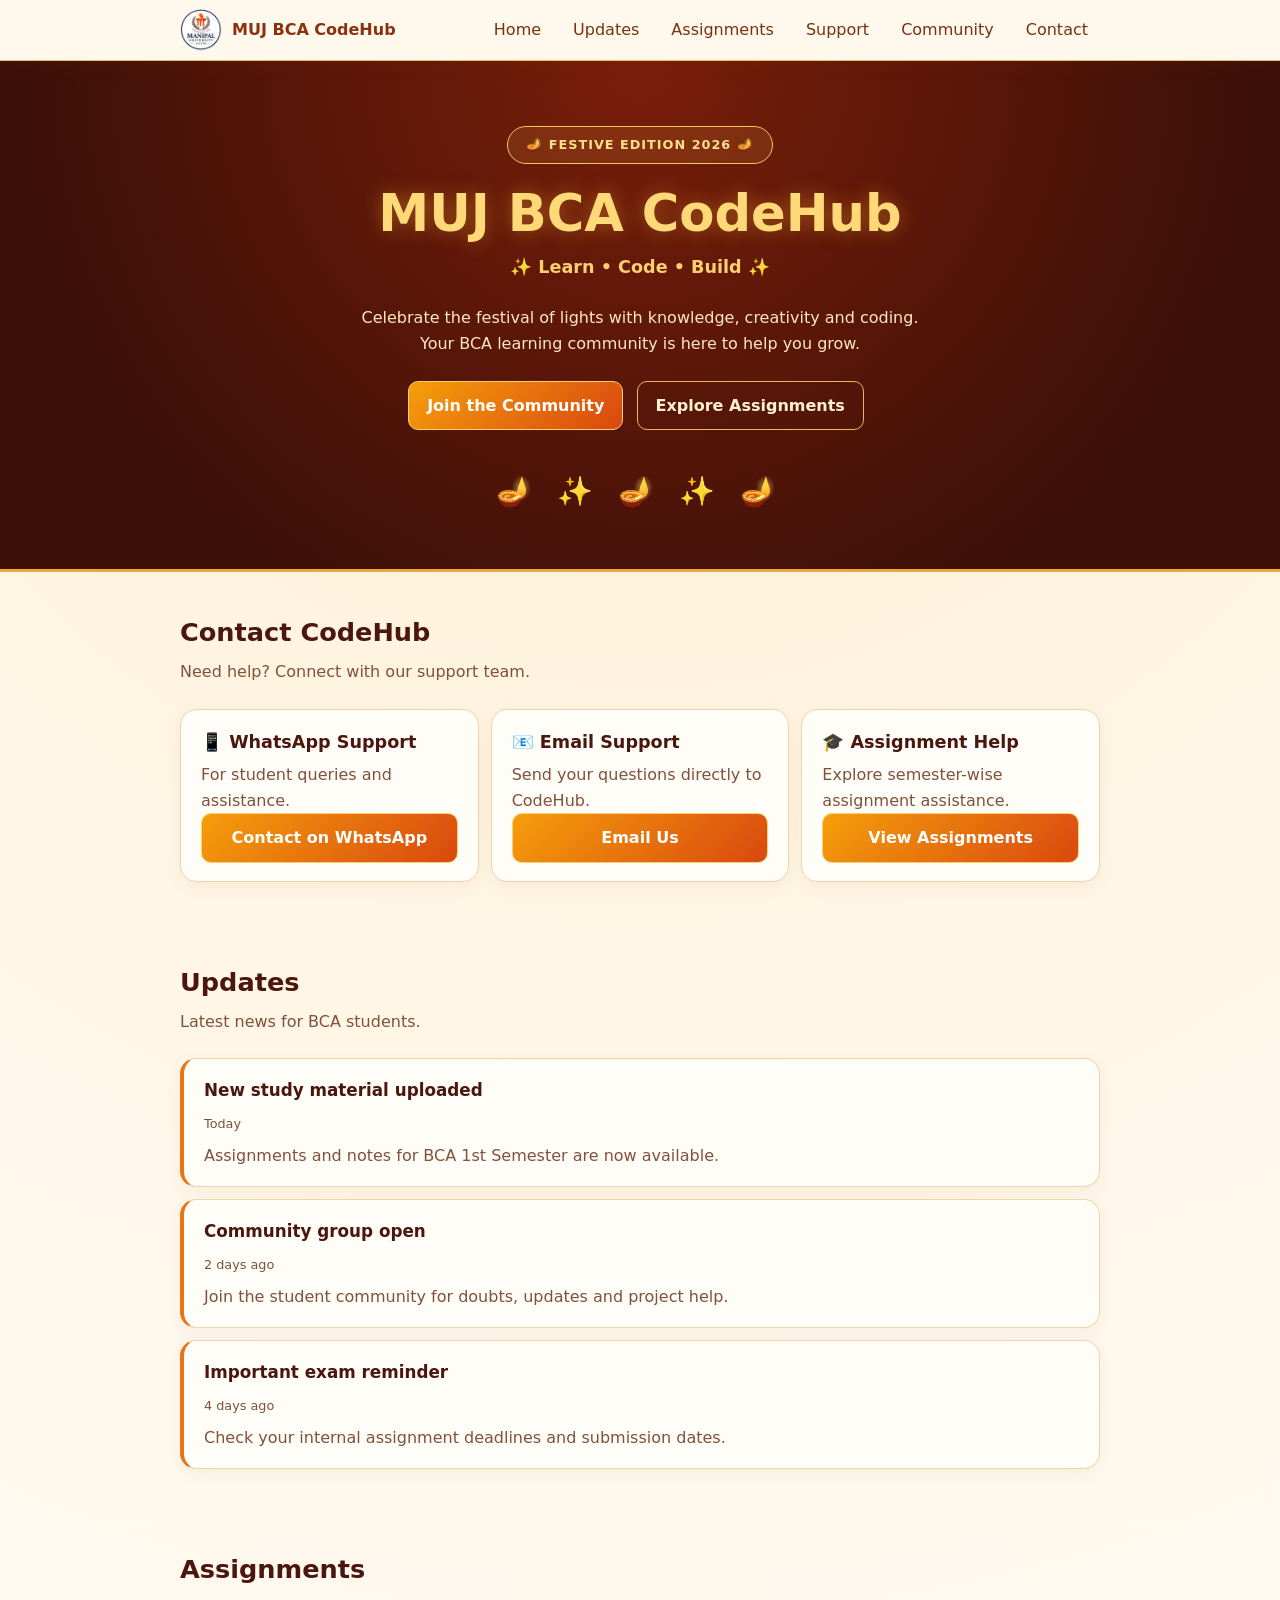
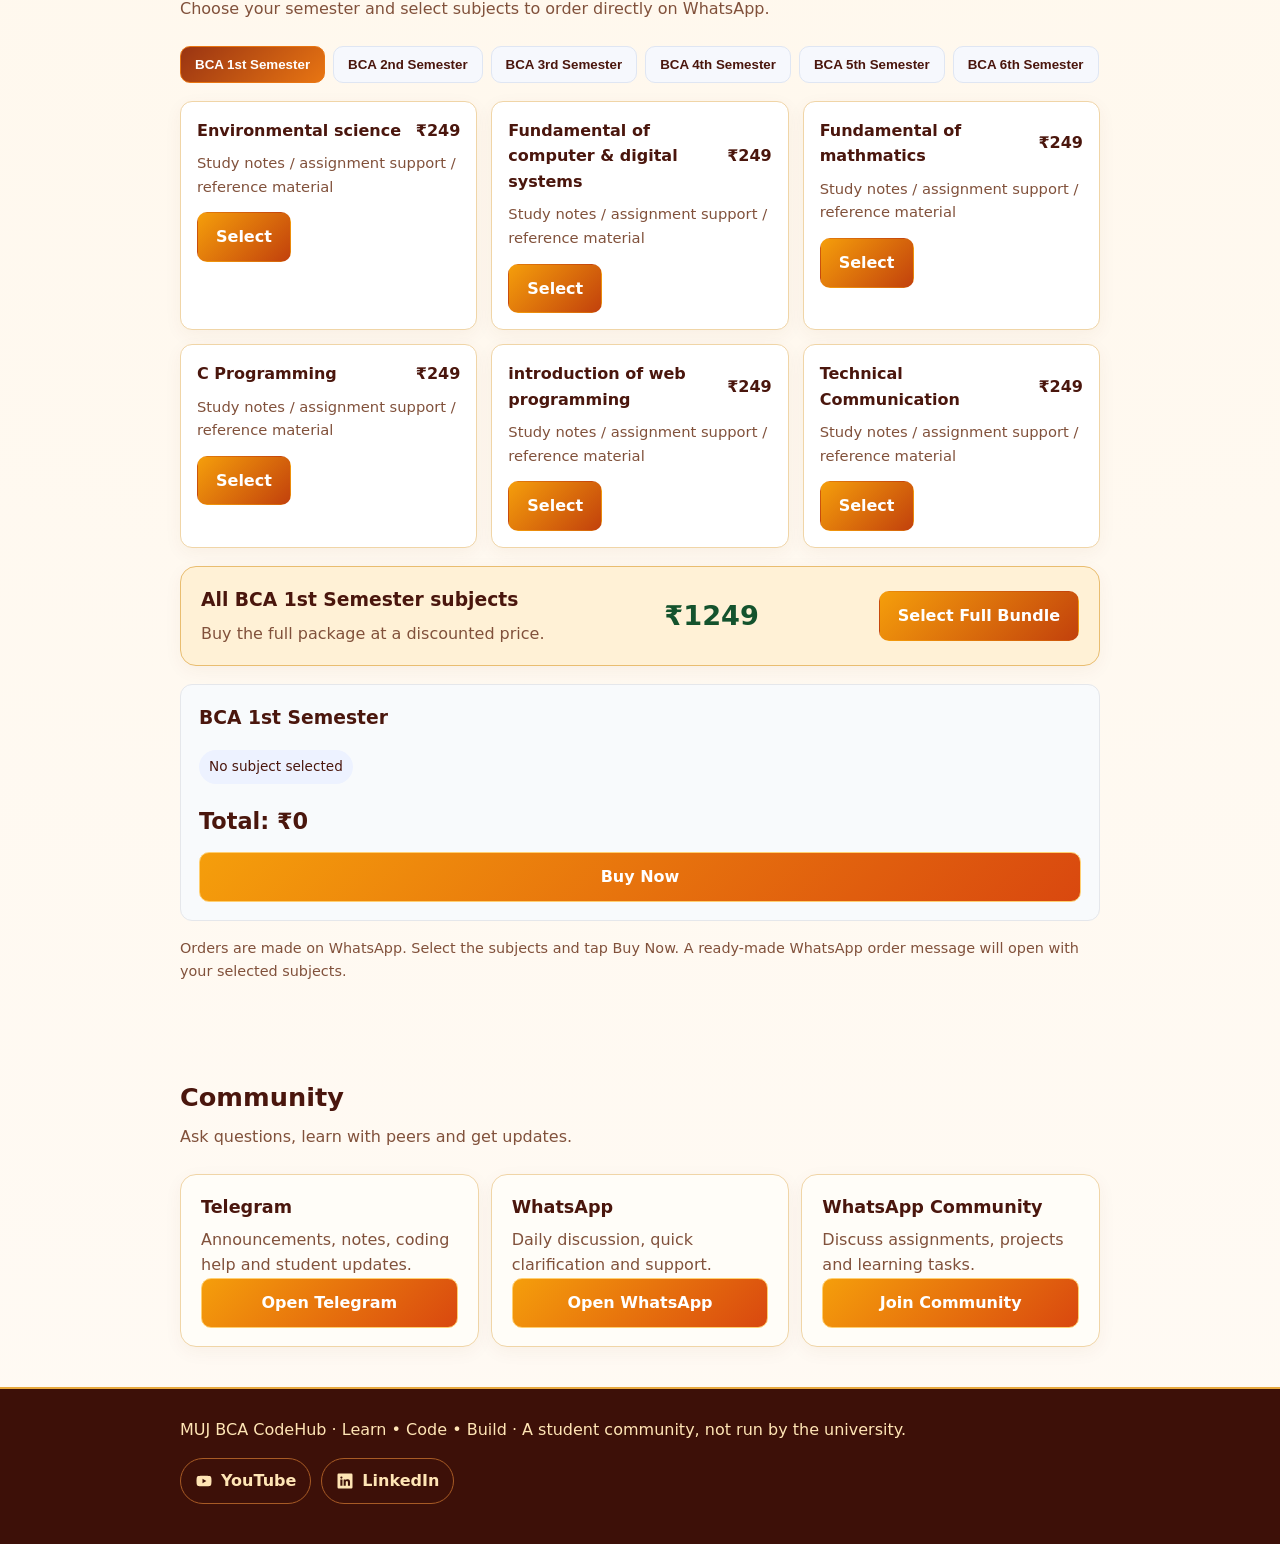
<file: index.html>
<!DOCTYPE html>
<html lang="en">
<head>
  <meta charset="UTF-8" />
  <meta name="viewport" content="width=device-width, initial-scale=1" />
  <title>MUJ BCA CodeHub | Learn • Code • Build</title>
  <meta name="description" content="Community website for Manipal University Jaipur Online BCA students: updates, assignments and coding resources." />
  <link rel="stylesheet" href="style.css" />
</head>
<body>

  <header>
    <div class="wrap header-row">
      <a class="brand" href="#top">
        <img class="logo-img" alt="Manipal University Jaipur logo" width="42" height="42" src="logo.png" />
        <span class="brand-name">MUJ BCA CodeHub</span>
      </a>

    <button class="menu-toggle" id="menu-toggle"
        aria-label="Open menu" aria-expanded="false">
  ☰
</button>

<nav id="main-nav">
  <a href="#top">Home</a>
  <a href="#updates">Updates</a>
  <a href="#assignments">Assignments</a>
  <a href="support.html">Support</a>
  <a href="#community">Community</a>
  <a href="#contact">Contact</a>
</nav>

    </div>
  </header>

  <main id="top">
    <section class="hero">
  <div class="wrap">

    <div class="diwali-badge">🪔 FESTIVE EDITION 2026 🪔</div>

    <h1>MUJ BCA CodeHub</h1>

    <p class="tagline">✨ Learn • Code • Build ✨</p>

    <p>
      Celebrate the festival of lights with knowledge,
      creativity and coding. Your BCA learning community
      is here to help you grow.
    </p>

    <a class="btn btn-primary" href="#community">
      Join the Community
    </a>

    <a class="btn btn-light" href="#assignments">
      Explore Assignments
    </a>

    <div class="diwali-lights">
      🪔 ✨ 🪔 ✨ 🪔
    </div>

  </div>
</section>

<!--

<!-- ===== CODEHUB REELS SECTION ===== -->
<!-- 
<section id="codehub-reels" class="reels-section">
  <div class="wrap">

    <div class="reels-heading">
      <span class="reels-badge">🎬 CODEHUB SHORTS</span>
      <h2>Learn Something New</h2>
      <p class="section-note">
        Quick coding tips, concepts & tech updates.
      </p>
    </div>

    <div class="reels-container">
-->

      <!-- REEL 1 -->
<!-- 
      <article class="reel-card">
        <video
          class="reel-video"
          src="videos/video1.mp4"
          poster="videos/video1.jpg"
          muted
          playsinline
          preload="metadata">
        </video>

        <div class="reel-overlay">
          <span class="reel-category">💻 Coding</span>
          <h3>Start Your Coding Journey</h3>
          <button class="reel-play-btn" aria-label="Play video">
            ▶
          </button>
        </div>
      </article>
-->
      <!-- REEL 2 -->
<!--
      <article class="reel-card">
        <video
          class="reel-video"
          src="videos/video2.mp4"
          poster="videos/video2.jpg"
          muted
          playsinline
          preload="metadata">
        </video>

        <div class="reel-overlay">
          <span class="reel-category">🚀 Programming</span>
          <h3>Programming Tips</h3>
          <button class="reel-play-btn" aria-label="Play video">
            ▶
          </button>
        </div>
      </article>
-->
      <!-- REEL 3 -->
<!--
      <article class="reel-card">
        <video
          class="reel-video"
          src="videos/video3.mp4"
          poster="videos/video3.jpg"
          muted
          playsinline
          preload="metadata">
        </video>

        <div class="reel-overlay">
          <span class="reel-category">🔥 JavaScript</span>
          <h3>Learn JavaScript</h3>
          <button class="reel-play-btn" aria-label="Play video">
            ▶
          </button>
        </div>
      </article>

    </div>

    <div class="reels-footer">
      <a href="#codehub-reels" class="btn btn-light">
        Explore More Reels →
      </a>
    </div>

  </div>
</section>
-->

<!-- ===== END CODEHUB REELS ===== -->


<section id="contact">
  <div class="wrap">
    <h2>Contact CodeHub</h2>
    <p class="section-note">
      Need help? Connect with our support team.
    </p>

    <div class="links">
      <article class="card link-card">
        <h3>📱 WhatsApp Support</h3>
        <p>For student queries and assistance.</p>
        <a class="btn btn-primary"
           href="https://wa.me/918750399015"
           target="_blank" rel="noopener">
          Contact on WhatsApp
        </a>
      </article>

      <article class="card link-card">
        <h3>📧 Email Support</h3>
        <p>Send your questions directly to CodeHub.</p>
        <a class="btn btn-primary"
           href="mailto:mujcodehub@gmail.com">
          Email Us
        </a>
      </article>

      <article class="card link-card">
        <h3>🎓 Assignment Help</h3>
        <p>Explore semester-wise assignment assistance.</p>
        <a class="btn btn-primary" href="#assignments">
          View Assignments
        </a>
      </article>
    </div>
  </div>
</section>


    <section id="updates">
      <div class="wrap">
        <h2>Updates</h2>
        <p class="section-note">Latest news for BCA students.</p>

        <div class="updates">
          <article class="card update">
            <h3>New study material uploaded</h3>
            <time>Today</time>
            <p>Assignments and notes for BCA 1st Semester are now available.</p>
          </article>

          <article class="card update">
            <h3>Community group open</h3>
            <time>2 days ago</time>
            <p>Join the student community for doubts, updates and project help.</p>
          </article>

          <article class="card update">
            <h3>Important exam reminder</h3>
            <time>4 days ago</time>
            <p>Check your internal assignment deadlines and submission dates.</p>
          </article>
        </div>
      </div>
    </section>

    <section id="assignments">
      <div class="wrap">
        <h2>Assignments</h2>
        <p class="section-note">Choose your semester and select subjects to order directly on WhatsApp.</p>

        <div class="tabs" id="semester-tabs" aria-label="Semesters"></div>

        <div class="subjects-wrap">
          <div class="subjects" id="subjects-list"></div>
        </div>

        <div class="card bundle" id="bundle-card"></div>

        <div class="summary" id="summary"></div>

        <p class="how-to">
          Orders are made on WhatsApp. Select the subjects and tap Buy Now.
          A ready-made WhatsApp order message will open with your selected subjects.
        </p>
      </div>
    </section>

    <section id="community">
      <div class="wrap">
        <h2>Community</h2>
        <p class="section-note">Ask questions, learn with peers and get updates.</p>

        <div class="links">
          <article class="card link-card">
            <div>
              <h3>Telegram</h3>
              <p>Announcements, notes, coding help and student updates.</p>
            </div>
            <a class="btn btn-primary" href="https://t.me/muj_bca" target="_blank" rel="noopener">Open Telegram</a>
          </article>

          <article class="card link-card">
            <div>
              <h3>WhatsApp</h3>
              <p>Daily discussion, quick clarification and support.</p>
            </div>
            <a class="btn btn-primary" href="https://wa.me/+918750399015" target="_blank" rel="noopener">Open WhatsApp</a>
          </article>

          <article class="card link-card">
            <div>
              <h3>WhatsApp Community</h3>
              <p>Discuss assignments, projects and learning tasks.</p>
            </div>
            <a class="btn btn-primary" href="https://chat.whatsapp.com/Hvkx0GM9Dso0vhplmhSDgk" target="_blank" rel="noopener">Join Community</a>
          </article>
        </div>
      </div>
    </section>
  </main>

  <footer>
    <div class="wrap footer-row">
      <p class="footer-text">MUJ BCA CodeHub · Learn • Code • Build · A student community, not run by the university.</p>

      <div class="social">
        <a href="https://youtube.com/@suchcut" target="_blank" rel="noopener" aria-label="YouTube">
          <svg viewBox="0 0 24 24" fill="currentColor" aria-hidden="true">
            <path d="M21.6 7.2a2.5 2.5 0 0 0-1.8-1.8C18.2 5 12 5 12 5s-6.2 0-7.8.4A2.5 2.5 0 0 0 2.4 7.2C2 8.8 2 12 2 12s0 3.2.4 4.8a2.5 2.5 0 0 0 1.8 1.8C5.8 19 12 19 12 19s6.2 0 7.8-.4a2.5 2.5 0 0 0 1.8-1.8c.4-1.6.4-4.8.4-4.8s0-3.2-.4-4.8zM10 15V9l5.2 3z"/>
          </svg>
          YouTube
        </a>

        <a href="https://www.linkedin.com/in/abhishek-rai-b05128407?utm_source=share_via&utm_content=profile&utm_medium=member_android" target="_blank" rel="noopener" aria-label="LinkedIn">
          <svg viewBox="0 0 24 24" fill="currentColor" aria-hidden="true">
            <path d="M20.4 2H3.6A1.6 1.6 0 0 0 2 3.6v16.8A1.6 1.6 0 0 0 3.6 22h16.8a1.6 1.6 0 0 0 1.6-1.6V3.6A1.6 1.6 0 0 0 20.4 2zM7.2 5.9a1.5 1.5 0 1 1 0 3 1.5 1.5 0 0 1 0-3zM5.8 10h2.8v8.2H5.8zM10.2 10h2.7v1.1c.4-.7 1.3-1.3 2.6-1.3 2.6 0 3.2 1.7 3.2 3.9v4.5h-2.8v-4c0-1-.1-2.1-1.4-2.1s-1.5 1-1.5 2.1v4h-2.8z"/>
          </svg>
          LinkedIn
        </a>
      </div>
    </div>
  </footer>

  <script src="script.js"></script>
</body>
</html>
</file>
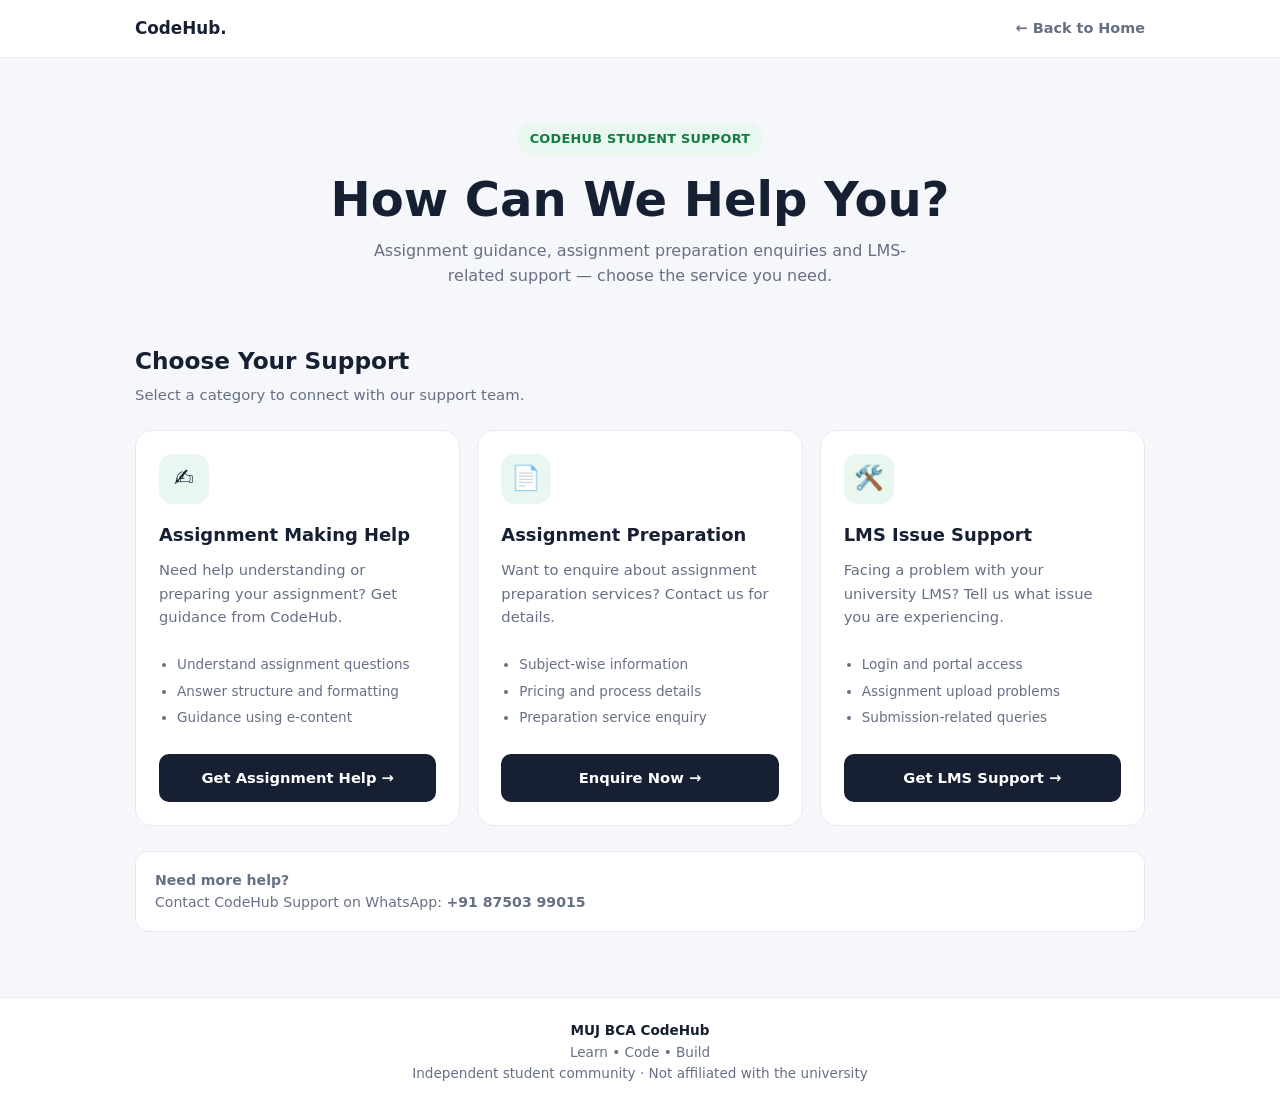
<file: support.html>
<!DOCTYPE html>
<html lang="en">
<head>
  <meta charset="UTF-8">
  <meta name="viewport" content="width=device-width, initial-scale=1.0">
  <meta name="theme-color" content="#f5f7fa">
  <title>Support | MUJ BCA CodeHub</title>
  <style>
    :root {
      --ink: #172033;
      --muted: #667085;
      --bg: #f5f7fa;
      --card: #ffffff;
      --line: #e5e9f0;
      --accent: #159653;
      --soft: #eaf7f0;
    }

    * { box-sizing: border-box; }

    body {
      margin: 0;
      background: var(--bg);
      color: var(--ink);
      font-family: system-ui, -apple-system, "Segoe UI", sans-serif;
      line-height: 1.6;
    }

    a { text-decoration: none; }

    .topbar {
      background: white;
      border-bottom: 1px solid var(--line);
    }

    .nav {
      max-width: 1050px;
      margin: auto;
      padding: 15px 20px;
      display: flex;
      align-items: center;
      justify-content: space-between;
      gap: 12px;
    }

    .brand {
      color: var(--ink);
      font-weight: 800;
      font-size: 1.05rem;
    }

    .back {
      color: var(--muted);
      font-weight: 650;
      font-size: .9rem;
    }

    .hero {
      text-align: center;
      padding: 65px 20px 38px;
    }

    .tag {
      display: inline-block;
      padding: 6px 13px;
      border-radius: 30px;
      background: var(--soft);
      color: #137b43;
      font-size: .8rem;
      font-weight: 750;
      letter-spacing: .3px;
    }

    .hero h1 {
      margin: 17px 0 10px;
      font-size: clamp(2rem, 6vw, 3rem);
      line-height: 1.15;
    }

    .hero p {
      max-width: 570px;
      margin: auto;
      color: var(--muted);
    }

    .container {
      max-width: 1050px;
      margin: auto;
      padding: 15px 20px 65px;
    }

    .section-heading {
      margin-bottom: 22px;
    }

    .section-heading h2 {
      margin: 0 0 5px;
      font-size: 1.45rem;
    }

    .section-heading p {
      margin: 0;
      color: var(--muted);
      font-size: .93rem;
    }

    .grid {
      display: grid;
      grid-template-columns: repeat(3, 1fr);
      gap: 17px;
    }

    .card {
      background: var(--card);
      border: 1px solid var(--line);
      border-radius: 17px;
      padding: 23px;
      display: flex;
      flex-direction: column;
      min-height: 300px;
      transition: transform .2s, box-shadow .2s;
    }

    .card:hover {
      transform: translateY(-4px);
      box-shadow: 0 12px 28px rgba(23,32,51,.07);
    }

    .icon {
      width: 50px;
      height: 50px;
      display: grid;
      place-items: center;
      border-radius: 14px;
      background: var(--soft);
      font-size: 1.5rem;
      margin-bottom: 17px;
    }

    .card h3 {
      margin: 0 0 9px;
      font-size: 1.12rem;
    }

    .card p {
      margin: 0 0 20px;
      color: var(--muted);
      font-size: .92rem;
      flex: 1;
    }

    .points {
      margin: 0 0 20px;
      padding-left: 18px;
      color: var(--muted);
      font-size: .85rem;
    }

    .points li { margin: 5px 0; }

    .btn {
      display: block;
      width: 100%;
      text-align: center;
      background: var(--ink);
      color: white;
      padding: 12px 15px;
      border-radius: 10px;
      font-weight: 750;
      font-size: .92rem;
      transition: .2s;
    }

    .btn:hover { background: #30415f; }

    .note {
      margin-top: 25px;
      padding: 17px 19px;
      background: #fff;
      border: 1px solid var(--line);
      border-radius: 13px;
      color: var(--muted);
      font-size: .88rem;
    }

    footer {
      border-top: 1px solid var(--line);
      background: white;
      padding: 22px 15px;
      text-align: center;
      color: var(--muted);
      font-size: .85rem;
    }

    footer strong { color: var(--ink); }

    @media (max-width: 760px) {
      .grid { grid-template-columns: 1fr; }
      .card { min-height: auto; }
      .hero { padding-top: 48px; }
    }
  </style>
</head>

<body>

  <header class="topbar">
    <div class="nav">
      <a class="brand" href="index.html">CodeHub.</a>
      <a class="back" href="index.html">← Back to Home</a>
    </div>
  </header>

  <main>
    <section class="hero">
      <span class="tag">CODEHUB STUDENT SUPPORT</span>
      <h1>How Can We Help You?</h1>
      <p>Assignment guidance, assignment preparation enquiries
      and LMS-related support — choose the service you need.</p>
    </section>

    <section class="container">
      <div class="section-heading">
        <h2>Choose Your Support</h2>
        <p>Select a category to connect with our support team.</p>
      </div>

      <div class="grid">

        <article class="card">
          <div class="icon">✍️</div>
          <h3>Assignment Making Help</h3>
          <p>Need help understanding or preparing your assignment? Get guidance from CodeHub.</p>
          <ul class="points">
            <li>Understand assignment questions</li>
            <li>Answer structure and formatting</li>
            <li>Guidance using e-content</li>
          </ul>
          <a class="btn"
             href="https://wa.me/918750399015?text=Hello%20CodeHub%2C%20I%20need%20guidance%20for%20making%20my%20assignment."
             target="_blank" rel="noopener">
            Get Assignment Help →
          </a>
        </article>

        <article class="card">
          <div class="icon">📄</div>
          <h3>Assignment Preparation</h3>
          <p>Want to enquire about assignment preparation services? Contact us for details.</p>
          <ul class="points">
            <li>Subject-wise information</li>
            <li>Pricing and process details</li>
            <li>Preparation service enquiry</li>
          </ul>
          <a class="btn"
             href="https://wa.me/918750399015?text=Hello%20CodeHub%2C%20I%20want%20to%20know%20about%20assignment%20preparation%20services."
             target="_blank" rel="noopener">
            Enquire Now →
          </a>
        </article>

        <article class="card">
          <div class="icon">🛠️</div>
          <h3>LMS Issue Support</h3>
          <p>Facing a problem with your university LMS? Tell us what issue you are experiencing.</p>
          <ul class="points">
            <li>Login and portal access</li>
            <li>Assignment upload problems</li>
            <li>Submission-related queries</li>
          </ul>
          <a class="btn"
             href="https://wa.me/918750399015?text=Hello%20CodeHub%2C%20I%20need%20help%20with%20an%20LMS%20issue."
             target="_blank" rel="noopener">
            Get LMS Support →
          </a>
        </article>

      </div>

      <div class="note">
        <strong>Need more help?</strong><br>
        Contact CodeHub Support on WhatsApp:
        <strong>+91 87503 99015</strong>
      </div>
    </section>
  </main>

  <footer>
    <strong>MUJ BCA CodeHub</strong><br>
    Learn • Code • Build<br>
    <span>Independent student community · Not affiliated with the university</span>
  </footer>


</body>
</html>
</file>
<file: style.css>
/* =====================================
   MUJ BCA CODEHUB - PREMIUM TECH THEME
   ===================================== */
:root {
  --ink: #172033;
  --muted: #64748b;
  --bg: #f5f7fa;
  --card: #ffffff;
  --line: #e2e8f0;
  --accent: #2563eb;
  --accent-dark: #1d4ed8;
  --accent-soft: #eff6ff;
  --radius: 16px;
}

* { box-sizing: border-box; }

html {
  scroll-behavior: smooth;
  scroll-padding-top: 70px;
}

body {
  margin: 0;
  background: var(--bg);
  color: var(--ink);
  font-family: system-ui, -apple-system, "Segoe UI", Roboto, sans-serif;
  line-height: 1.6;
}

a:focus-visible,
button:focus-visible {
  outline: 3px solid var(--accent);
  outline-offset: 2px;
}

.wrap {
  max-width: 960px;
  margin: 0 auto;
  padding: 0 20px;
}

header {
  position: sticky;
  top: 0;
  z-index: 10;
  background: rgba(255, 255, 255, 0.96);
  border-bottom: 1px solid var(--line);
}

.header-row {
  display: flex;
  align-items: center;
  justify-content: space-between;
  gap: 8px;
  min-height: 60px;
}

.brand {
  display: flex;
  align-items: center;
  gap: 10px;
  color: var(--ink);
  text-decoration: none;
  font-weight: 700;
}

.logo-img {
  width: 42px;
  height: 42px;
  border-radius: 50%;
  display: block;
}

.brand-name {
  line-height: 1.2;
}

nav {
  display: flex;
  gap: 8px;
}

nav a {
  font-weight: 500;
  color: var(--muted);
  text-decoration: none;
  padding: 8px 12px;
  border-radius: 8px;
  transition: 0.2s ease;
}

.hero {
  padding: 64px 0 48px;
}

.hero h1 {
  margin: 0 0 10px;
  font-size: clamp(2rem, 7vw, 3.2rem);
  line-height: 1.15;
}

.tagline {
  margin: 0 0 16px;
  color: var(--muted);
  font-weight: 700;
  font-size: 1.1rem;
}

.hero p {
  max-width: 560px;
  margin: 0 0 24px;
  color: var(--muted);
}

.btn {
  display: inline-block;
  border: 1px solid transparent;
  border-radius: 10px;
  font: inherit;
  font-weight: 700;
  text-decoration: none;
  text-align: center;
  padding: 11px 18px;
  cursor: pointer;
  transition: 0.2s ease;
}

.btn-primary {
  background: var(--ink);
  color: #fff;
}

.btn-light {
  background: transparent;
  color: var(--ink);
  border-color: #c5cddb;
}

.btn-order {
  background: var(--accent);
  color: #fff;
}

.hero .btn {
  margin: 0 8px 8px 0;
}

section {
  padding: 40px 0;
}

section h2 {
  margin: 0 0 6px;
  font-size: 1.6rem;
}

.section-note {
  margin: 0 0 24px;
  color: var(--muted);
}

.card {
  background: var(--card);
  border: 1px solid var(--line);
  border-radius: var(--radius);
  padding: 18px 20px;
}

.update {
  border-left: 4px solid var(--ink);
}

.update h3 {
  margin: 0 0 6px;
  font-size: 1.05rem;
}

.update time {
  display: inline-block;
  color: var(--muted);
  font-size: 0.8rem;
  margin-bottom: 8px;
}

.update p {
  margin: 0;
  color: var(--muted);
}

.updates {
  display: grid;
  gap: 12px;
}

.tabs {
  display: flex;
  flex-wrap: wrap;
  gap: 8px;
  margin-bottom: 18px;
}

.tab {
  border: 1px solid #dfe6f3;
  background: #f6f8fd;
  color: var(--ink);
  border-radius: 10px;
  padding: 10px 14px;
  font-weight: 700;
  cursor: pointer;
}

.tab.active {
  background: var(--ink);
  color: #fff;
  border-color: var(--ink);
}

.subjects {
  display: grid;
  grid-template-columns: repeat(auto-fit, minmax(220px, 1fr));
  gap: 14px;
}

.subject-card {
  background: #fff;
  border: 1px solid #e5e9f4;
  border-radius: 12px;
  padding: 16px;
}

.subject-card.selected {
  border-color: #1d4ed8;
  background: #eef4ff;
}

.subject-top {
  display: flex;
  justify-content: space-between;
  align-items: center;
  gap: 10px;
  margin-bottom: 8px;
}

.subject-top h3 {
  margin: 0;
  font-size: 1rem;
}

.price {
  font-weight: 800;
  color: var(--ink);
}

.subject-desc {
  margin: 0 0 14px;
  color: var(--muted);
  font-size: 0.92rem;
}

.bundle {
  margin-top: 18px;
  background: var(--accent-soft);
  border-color: #bfe9d2;
}

.bundle-inner {
  display: flex;
  align-items: center;
  justify-content: space-between;
  gap: 16px;
  flex-wrap: wrap;
}

.bundle h3 {
  margin: 0 0 6px;
}

.bundle p {
  margin: 0;
  color: var(--muted);
}

.bundle-price {
  font-size: 1.7rem;
  font-weight: 900;
  color: #14532d;
}

.summary {
  margin-top: 18px;
  background: #f8fafc;
  border: 1px solid #e5e7eb;
  border-radius: 12px;
  padding: 18px;
}

.summary h3 {
  margin: 0 0 10px;
}

.summary-list {
  display: flex;
  flex-wrap: wrap;
  gap: 8px;
  padding: 8px 0;
}

.summary-list span {
  background: #edf2ff;
  border-radius: 999px;
  padding: 6px 10px;
  font-size: 0.85rem;
}

.summary-total {
  font-size: 1.4rem;
  font-weight: 800;
  margin: 12px 0;
}

.summary .btn {
  width: 100%;
}

.links {
  display: grid;
  gap: 12px;
}

.link-card {
  display: flex;
  flex-direction: column;
  justify-content: space-between;
  min-height: 170px;
}

.link-card h3 {
  margin: 0 0 6px;
  font-size: 1.1rem;
}

.link-card p {
  margin: 0;
  color: var(--muted);
}

footer {
  border-top: 1px solid var(--line);
  padding: 28px 0 40px;
}

.footer-row {
  display: flex;
  align-items: center;
  justify-content: space-between;
  flex-wrap: wrap;
  gap: 16px;
}

.footer-text {
  margin: 0;
  color: var(--muted);
}

.social {
  display: flex;
  gap: 10px;
  flex-wrap: wrap;
}

.social a {
  display: inline-flex;
  align-items: center;
  gap: 8px;
  text-decoration: none;
  color: var(--ink);
  border: 1px solid #c5cddb;
  border-radius: 999px;
  padding: 9px 14px;
  font-weight: 700;
  transition: 0.2s ease;
}

.social svg {
  width: 18px;
  height: 18px;
}

.how-to {
  margin-top: 16px;
  color: var(--muted);
  font-size: 0.9rem;
}

@media (min-width: 800px) {
  .links {
    grid-template-columns: repeat(3, 1fr);
  }
}

@media (max-width: 640px) {
  .header-row {
    flex-direction: column;
    justify-content: center;
    padding-top: 8px;
    padding-bottom: 8px;
  }

  nav {
    width: 100%;
    justify-content: space-between;
  }

  nav a {
    flex: 1;
    text-align: center;
  }

  .hero .btn,
  .summary .btn,
  .link-card .btn {
    display: block;
    width: 100%;
    margin-right: 0;
  }

  .bundle-inner {
    flex-direction: column;
    align-items: flex-start;
  }

  .social {
    width: 100%;
  }

  .social a {
    flex: 1 1 auto;
    justify-content: center;
  }
}

@media (hover: hover) {
  nav a:hover {
    background: #eef2ff;
    color: var(--ink);
  }

  .btn:hover {
    transform: translateY(-2px);
    box-shadow: 0 6px 14px rgba(23, 32, 51, 0.15);
  }

  .btn-primary:hover { background: #2b3957; }
  .btn-light:hover { background: #fff; border-color: var(--ink); }
  .btn-order:hover { background: var(--accent-dark); }

  .social a:hover {
    transform: translateY(-2px);
    box-shadow: 0 6px 14px rgba(23, 32, 51, 0.12);
    border-color: var(--ink);
  }
}

/* ===== CODEHUB DIWALI PREMIUM THEME ===== */

:root {
  --ink: #4a160d;
  --muted: #81513b;
  --bg: #fff8ed;
  --card: #fffdf8;
  --line: #f0d5a7;
  --accent: #e87512;
  --accent-dark: #b94d08;
  --accent-soft: #fff0d5;
  --radius: 16px;
}

body {
  background:
    radial-gradient(circle at top, #fff0d2 0%, #fff8ed 45%, #fffaf4 100%);
  color: var(--ink);
}

header {
  background: rgba(255, 248, 237, 0.97);
  border-bottom: 1px solid #e9bd70;
  box-shadow: 0 4px 18px rgba(125, 55, 8, 0.08);
}

.brand-name {
  color: #8b310d;
}

nav a {
  color: #79320f;
}

nav a:hover {
  background: #ffe6bd;
  color: #a53c06;
}

.hero {
  text-align: center;
  position: relative;
  overflow: hidden;
  padding: 65px 0 55px;
  background:
    radial-gradient(circle at 50% 0%, #7a1e0a, #3d1008 75%);
  color: #fff4d5;
  border-bottom: 3px solid #e8a93d;
}

.hero h1 {
  color: #ffd878;
  text-shadow: 0 0 20px rgba(255, 177, 48, 0.4);
}

.hero p {
  color: #ffe8c1;
  margin-left: auto;
  margin-right: auto;
}

.hero .tagline {
  color: #ffcf70;
}

.diwali-badge {
  display: inline-block;
  padding: 8px 18px;
  margin-bottom: 20px;
  border: 1px solid #f4c65e;
  border-radius: 999px;
  background: rgba(255, 190, 65, 0.12);
  color: #ffdf8a;
  font-weight: 800;
  letter-spacing: 1px;
  font-size: 0.8rem;
}

.diwali-lights {
  margin-top: 30px;
  font-size: 1.8rem;
  letter-spacing: 8px;
}

.btn-primary {
  background: linear-gradient(135deg, #f59e0b, #d9480f);
  color: #fff;
  border: 1px solid #ffcf70;
}

.btn-light {
  color: #fff1ce;
  border-color: #e9b75c;
}

.btn-order {
  background: linear-gradient(135deg, #f59e0b, #c2410c);
}

.card,
.subject-card {
  border-color: #f0d5a7;
  box-shadow: 0 5px 18px rgba(125, 55, 8, 0.05);
}

.update {
  border-left-color: #e87512;
}

.tab.active {
  background: linear-gradient(135deg, #9a3412, #e87512);
  border-color: #e87512;
}

.bundle {
  background: #fff1d6;
  border-color: #e9bd70;
}

.subject-card.selected {
  background: #fff1d6;
  border-color: #e87512;
}

footer {
  background: #3d1008;
  border-top: 2px solid #e8a93d;
}

.footer-text {
  color: #ffe5b5;
}

.social a {
  color: #ffe5b5;
  border-color: #a85b25;
}

/* Responsive menu */

.menu-toggle {
  display: none;
  background: #8b310d;
  color: #fff4d5;
  border: 1px solid #e8a93d;
  border-radius: 10px;
  padding: 8px 13px;
  font-size: 1.3rem;
  cursor: pointer;
}

@media (max-width: 640px) {
  .header-row {
    flex-direction: row;
    justify-content: space-between;
    flex-wrap: wrap;
    padding-top: 10px;
    padding-bottom: 10px;
  }

  .menu-toggle {
    display: block;
  }

  nav {
    display: none;
    width: 100%;
    flex-direction: column;
    gap: 5px;
    padding-top: 10px;
  }

  nav.open {
    display: flex;
  }

  nav a {
    width: 100%;
    text-align: left;
    background: #fff0d5;
    border: 1px solid #f0d5a7;
  }

  .hero {
    padding: 48px 0 40px;
  }

  .diwali-lights {
    letter-spacing: 3px;
    font-size: 1.5rem;
  }
}


/*
/* ===== CODEHUB REELS SECTION ===== */

.reels-section {
  padding: 60px 20px;
  background: linear-gradient(135deg, #fff8ed, #ffffff);
  overflow: hidden;
}

.reels-heading {
  text-align: center;
  margin-bottom: 35px;
}

.reels-badge {
  display: inline-block;
  background: #fff0d5;
  color: #b86a00;
  padding: 8px 16px;
  border-radius: 30px;
  font-size: 13px;
  font-weight: 700;
}

.reels-heading h2 {
  font-size: clamp(26px, 5vw, 38px);
  margin: 15px 0 10px;
  color: #222;
}

.reels-heading p {
  color: #666;
  font-size: 15px;
}

.reels-container {
  display: flex;
  gap: 22px;
  overflow-x: auto;
  padding: 10px 5px 25px;
  scroll-snap-type: x mandatory;
  scrollbar-width: thin;
}

.reel-card {
  position: relative;
  flex: 0 0 230px;
  height: 390px;
  border-radius: 20px;
  overflow: hidden;
  background: #171717;
  scroll-snap-align: start;
  box-shadow: 0 8px 25px rgba(0, 0, 0, 0.12);
  cursor: pointer;
  transition: transform 0.3s ease;
}

.reel-card:hover {
  transform: translateY(-5px);
}

.reel-video {
  width: 100%;
  height: 100%;
  object-fit: cover;
  display: block;
}

.reel-overlay {
  position: absolute;
  inset: 0;
  display: flex;
  flex-direction: column;
  justify-content: flex-end;
  align-items: center;
  padding: 20px;
  text-align: center;
  color: white;
  background: linear-gradient(
    to top,
    rgba(0, 0, 0, 0.8),
    transparent 65%
  );
  pointer-events: none;
}

.reel-category {
  font-size: 13px;
  font-weight: 700;
  margin-bottom: 10px;
}

.reel-overlay h3 {
  font-size: 20px;
  margin-bottom: 20px;
}

.reel-play-btn {
  width: 55px;
  height: 55px;
  border: none;
  border-radius: 50%;
  background: #ff9f1c;
  color: white;
  font-size: 22px;
  cursor: pointer;
  pointer-events: auto;
}

.reels-footer {
  text-align: center;
  margin-top: 15px;
}

/* MOBILE */

@media (max-width: 600px) {
  .reels-section {
    padding: 40px 12px;
  }

  .reels-container {
    gap: 15px;
  }

  .reel-card {
    flex: 0 0 190px;
    height: 330px;
  }

  .reel-overlay h3 {
    font-size: 17px;
  }
}*/

/* ===== END REELS CSS ===== */




/* ===== REEL FULLSCREEN MODAL ===== */
/*

.reel-modal {
  position: fixed;
  inset: 0;
  z-index: 99999;

  display: flex;
  align-items: center;
  justify-content: center;

  background: rgba(0, 0, 0, 0.96);
  padding: 15px;
}

.reel-modal-video {
  width: 100%;
  max-width: 450px;
  height: 90vh;

  object-fit: contain;
  background: #000;
  border-radius: 15px;
}

.reel-close-btn {
  position: absolute;
  top: 20px;
  right: 20px;

  width: 45px;
  height: 45px;

  border: none;
  border-radius: 50%;

  background: #ffffff;
  color: #111;

  font-size: 22px;
  cursor: pointer;
  z-index: 100000;
}*/

/* ===== END MODAL CSS ===== */
*/
</file>
